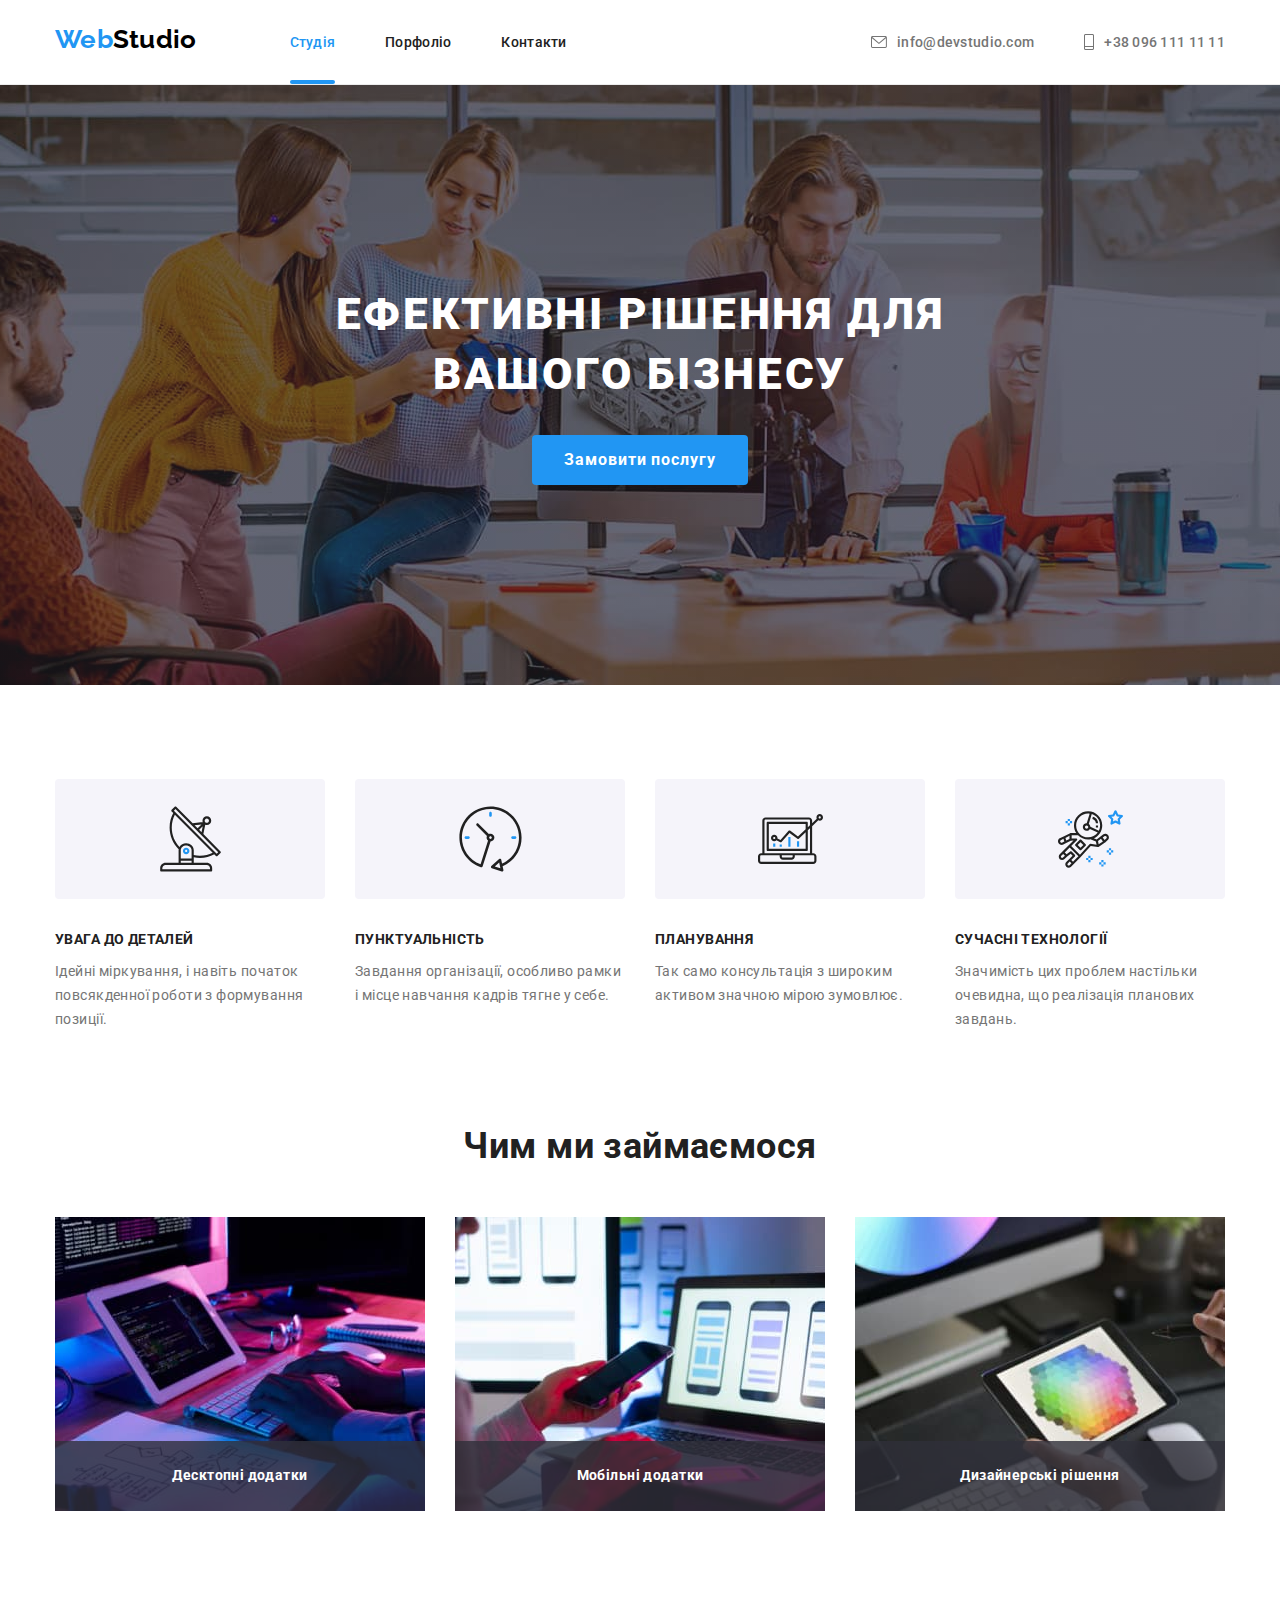
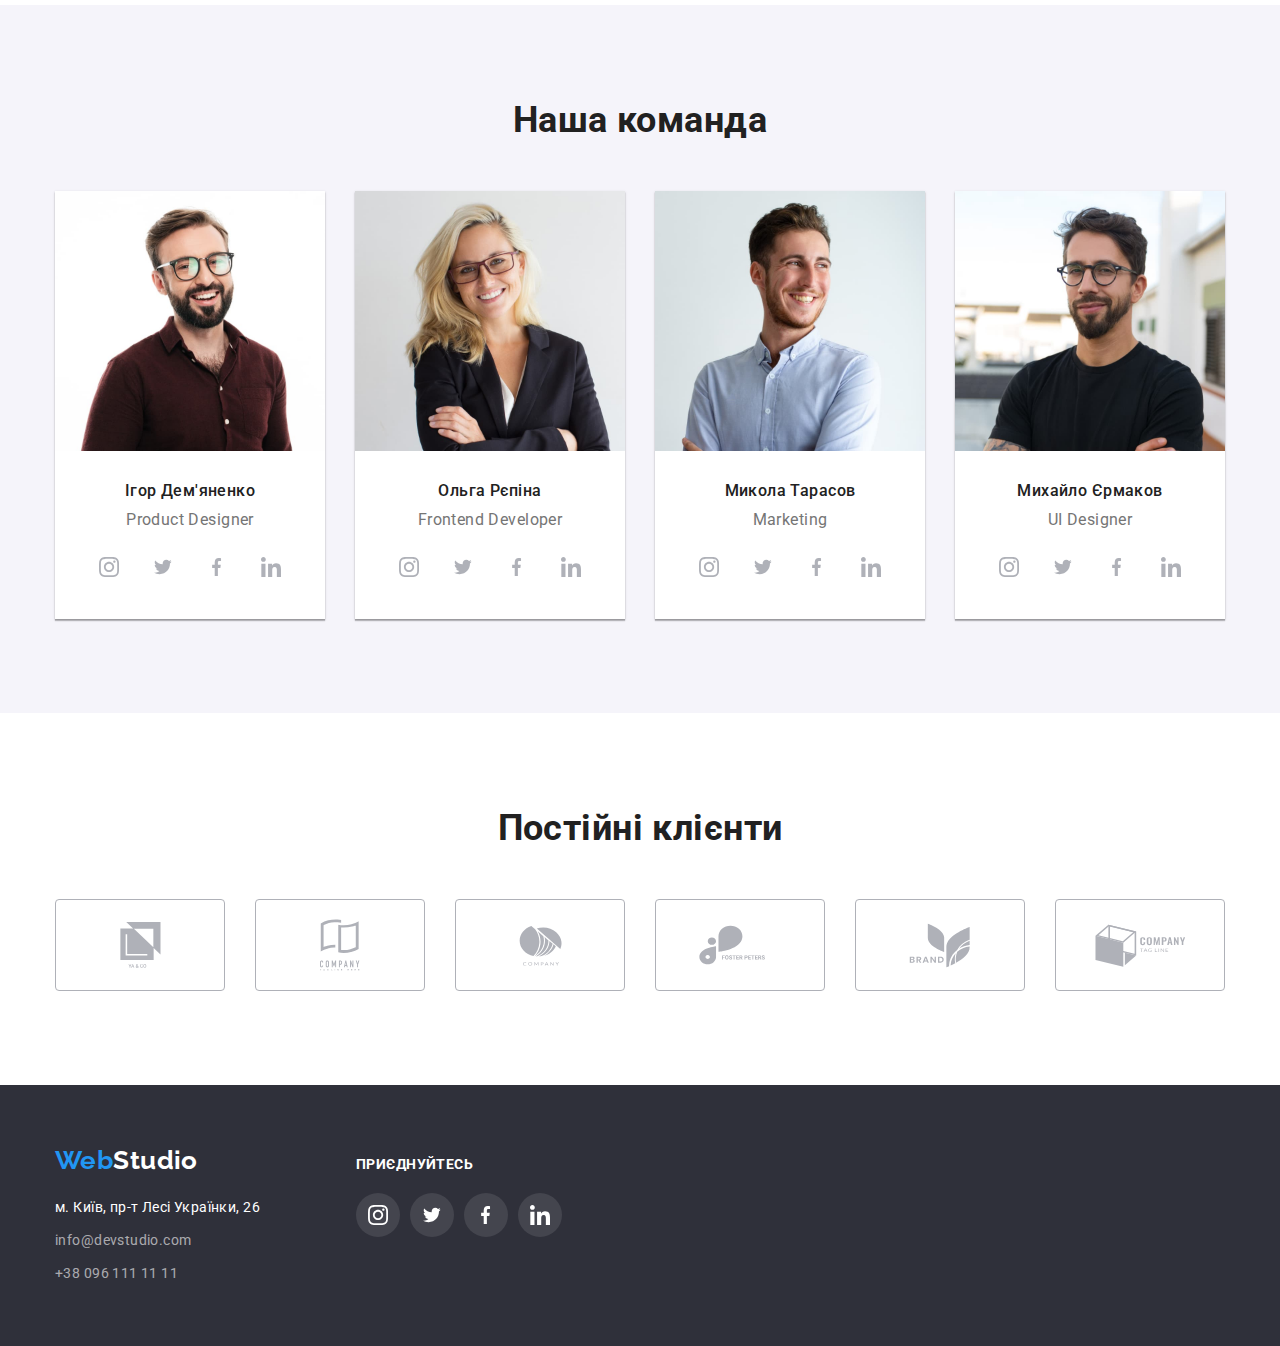
<file: index.html>
<!DOCTYPE html>
<html lang="uk">
  <head>
    <meta charset="UTF-8" />
    <meta http-equiv="X-UA-Compatible" content="IE=edge" />
    <meta name="viewport" content="width=device-width, initial-scale=1.0" />
    <title>Студія</title>
    <link rel="preconnect" href="https://fonts.googleapis.com" />
    <link rel="preconnect" href="https://fonts.gstatic.com" crossorigin />
    <link
      href="https://fonts.googleapis.com/css2?family=Raleway:wght@700&family=Roboto:wght@400;500;700&display=swap"
      rel="stylesheet"
    />
    <link
      rel="stylesheet"
      href="https://cdnjs.cloudflare.com/ajax/libs/modern-normalize/1.1.0/modern-normalize.min.css"
    />
    <link rel="stylesheet" href="./css/styles.css" />
  </head>
  <body>
    <!-- Шапка-->
    <header class="header">
      <div class="container main">
        <nav class="site-nav">
          <a href="" class="logo"> <span class="accent">Web</span>Studio</a>
          <ul class="site-nav list">
            <li class="item"><a href="" class="link current">Студія</a></li>
            <li class="item">
              <a href="./portfolio.html" class="link">Порфоліо</a>
            </li>
            <li class="item"><a href="" class="link">Контакти</a></li>
          </ul>
        </nav>
        <ul class="site-contact list">
          <li class="item">
            <a href="mailto:info@devstudio.com" class="link link-mail"
              >
              <svg class="mail-icon" width="16" height="12">
                <use href="./images/icons.svg#icon-mail"></use>
              </svg>
              info@devstudio.com </a> 
          </li>
          <li class="item">
            <a href="tel:+380961111111" class="tel"> 
              <svg class="phone-icon" width="10" height="16">
              <use href="./images/icons.svg#icon-phone"></use>
            
            </svg>+38 096 111 11 11</a>
          </li>
        </ul>
      </div>
    </header>
    <main>
      <!-- Секція HERO-->
      
      <section class="hero">
        <div class="overlay">
          <h1 class="title-hero">Ефективні рішення для вашого бізнесу</h1>

          
          <button class="hero-button" data-modal-open>Замовити послугу</button>
        </div>
      </section>
      <!-- Модальне вікно -->
      <div class="backdrop is-hidden" data-modal>
      <div class="modal ">
        <button class="btn-close" data-modal-close>
          <svg class="close" width="11" height="11">
            <use href="./images/icons.svg#icon-close">
            </use>
          </svg>
        </button>
      </div>
      </div>
      <!-- Секція Якості-->
      <section class="section">
        <div class="container">
          <h2 class="section-title quality">Якості</h2>
          <ul class="section-list list">
            <li class="item attention">
              <div class="pictures">
                <svg class="antenna-icon" width="65" height="70" >
                  <use href="./images/icons.svg#icon-antenna">
                
                  </use>
                </svg>
              </div>
              <h3 class="section-title-list">УВАГА ДО ДЕТАЛЕЙ</h3>
              <p>
                Ідейні міркування, і навіть початок повсякденної роботи з
                формування позиції.
              </p>
            </li>
            <li class="item punctuality">
              <div class="pictures">
                <svg class="antenna-icon" width="65" height="70" >
                  <use href="./images/icons.svg#icon-clock">
                
                  </use>
                </svg>
              </div>
              <h3 class="section-title-list">ПУНКТУАЛЬНІСТЬ</h3>
              <p>
                Завдання організації, особливо рамки і місце навчання кадрів
                тягне у себе.
              </p>
            </li>
            <li class="item plan">
              <div class="pictures">
                <svg class="antenna-icon" width="65" height="70" >
                  <use href="./images/icons.svg#icon-diagram">
                
                  </use>
                </svg>
              </div>
              <h3 class="section-title-list">ПЛАНУВАННЯ</h3>
              <p>
                Так само консультація з широким активом значною мірою зумовлює.
              </p>
            </li>
            <li class="item technics">
              <div class="pictures">
                <svg class="antenna-icon" width="65" height="70" >
                  <use href="./images/icons.svg#icon-astronaut">
                
                  </use>
                </svg>
              </div>
              <h3 class="section-title-list">СУЧАСНІ ТЕХНОЛОГІЇ</h3>
              <p>
                Значимість цих проблем настільки очевидна, що реалізація
                планових завдань.
              </p>
            </li>
          </ul>
        </div>
      </section>
      <!--Секція чим займаємося-->
      <section class="section work">
        <div class="container">
          <h2 class="section-title">Чим ми займаємося</h2>
          <ul class="work-list list">
            <li class="list">
               <div class="img-text">
                <img
                src="images/box1.jpg"
                alt="tablet on the table"
                width="370"
              />
                <p class="text-card">Десктопні додатки</p>
               </div>
              
            </li>
            <li class="list">
              <div class="img-text">
                <img src="images/box2.jpg"
                alt="phone in hand"
                 width="370" />
                         
                <p class="text-card">Мобільні додатки
                </p>
               </div>
              
            </li>
            <li class="list">
              <div class="img-text">
                <img
                src="images/box3.jpg"
                alt="tablet with bright picture in hands"
                width="370"
              />
                        
                <p class="text-card">Дизайнерські рішення
                </p>
               </div>
              
            </li>
          </ul>
        </div>
      </section>

      <!-- Секція Команда-->
      <section class="section section-team">
        <div class="container">
          <h2 class="section-title">Наша команда</h2>
          <ul class="team-list list">
            <li class="item last">
              <img src="images/img.jpg" alt="man" width="270" />
              <h3 class="name">Ігор Дем'яненко</h3>
              <p class="position">Product Designer</p>
              
                <ul class="list team-social">
                  <li class="item"> <a href="" class="icon"><svg width="20" height="20" >
                    <use href="./images/icons.svg#icon-insta">
                
                    </use>
                  </svg> </a></li>
                
                  <li class="item"> <a href="" class="icon"><svg width="20" height="16" >
                    <use href="./images/icons.svg#icon-twitter">
                
                    </use>
                  </svg></a></li>
                  <li class="item"> <a href="" class="icon"><svg  width="10" height="20" >
                    <use href="./images/icons.svg#icon-facebook">
                
                    </use>
                  </svg></a></li>
                  <li class="item"> <a href="" class="icon"><svg  width="20" height="20" >
                    <use href="./images/icons.svg#icon-linkedin">
                
                    </use>
                  </svg></a></li>
                </ul>
          
             
            </li>
            <li class="item last">
              <img src="images/img(1).jpg" alt="woman" width="270" />
              <h3 class="name">Ольга Рєпіна</h3>
              <p class="position">Frontend Developer</p>
              
                <ul class="list team-social">
                  <li class="item"> <a href="" class="icon"><svg width="20" height="20" >
                    <use href="./images/icons.svg#icon-insta">
                
                    </use>
                  </svg> </a></li>
                
                  <li class="item"> <a href="" class="icon"> <svg width="20" height="16" >
                    <use href="./images/icons.svg#icon-twitter">
                
                    </use>
                  </svg></a></li>
                  <li class="item"> <a href="" class="icon">  <svg width="10" height="20" >
                    <use href="./images/icons.svg#icon-facebook">
                
                    </use>
                  </svg></a></li>
                  <li class="item"> <a href="" class="icon"> <svg width="20" height="20" >
                    <use href="./images/icons.svg#icon-linkedin">
                
                    </use>
                  </svg></a></li>
                </ul>
             
            </li>
            <li class="item last">
              <img src="images/img(2).jpg" alt="man" width="270" />
              <h3 class="name">Микола Тарасов</h3>
              <p class="position">Marketing</p>
              
                <ul class="list team-social">
                  <li class="item"> <a href="" class="icon"><svg width="20" height="20" >
                    <use href="./images/icons.svg#icon-insta">
                
                    </use>
                  </svg> </a></li>
                
                  <li class="item"> <a href="" class="icon"> <svg width="20" height="16" >
                    <use href="./images/icons.svg#icon-twitter">
                
                    </use>
                  </svg></a></li>
                  <li class="item"> <a href="" class="icon"><svg width="10" height="20" >
                    <use href="./images/icons.svg#icon-facebook">
                
                    </use>
                  </svg></a></li>
                  <li class="item"> <a href="" class="icon"> <svg width="20" height="20" >
                    <use href="./images/icons.svg#icon-linkedin">
                
                    </use>
                  </svg></a></li>
                </ul>
              
            </li>
            <li class="item last">
              <img src="images/img(3).jpg" alt="man" width="270" />
              <h3 class="name">Михайло Єрмаков</h3>
              <p class="position">UI Designer</p>
              
                <ul class="list team-social">
                  <li class="item"> <a href="" class="icon"><svg width="20" height="20" >
                    <use href="./images/icons.svg#icon-insta">
                
                    </use>
                  </svg> </a></li>
                
                  <li class="item"> <a href="" class="icon"> <svg width="20" height="16" >
                    <use href="./images/icons.svg#icon-twitter">
                
                    </use>
                  </svg></a></li>
                  <li class="item"> <a href="" class="icon"><svg width="10" height="20" >
                    <use href="./images/icons.svg#icon-facebook">
                
                    </use>
                  </svg></a> </li>
                  <li class="item"> <a href="" class="icon"><svg width="20" height="20" >
                    <use href="./images/icons.svg#icon-linkedin">
                
                    </use>
                  </svg></a></li>
                </ul>
              
            </li>
          </ul>
        </div>
      </section>
      <!-- Секція Постійні клієнти -->
      <section class="section">
        <div class="container">
          <h2 class="section-title">Постійні клієнти</h2>
          <ul class="client-list list">
            <li class="item"> <a href=""class="link areal"><svg class="client-icon" width="41" height="46">
              <use href="./images/icons.svg#icon-client-1"></use>
            </svg></a></li>
            <li class="item"> <a href="" class="link areal"><svg class="client-icon" width="40" height="52">
              <use href="./images/icons.svg#icon-client-2"></use>
            </svg></a></li>
            <li class="item"> <a href="" class="link areal"><svg class="client-icon" width="43" height="41">
              <use href="./images/icons.svg#icon-client-3"></use>
            </svg></a></li>
            <li class="item"> <a href="" class="link areal"><svg class="client-icon" width="84" height="40">
              <use href="./images/icons.svg#icon-client-4"></use>
            </svg></a></li>
            <li class="item"> <a href="" class="link areal"><svg class="client-icon" width="62" height="45">
              <use href="./images/icons.svg#icon-client-5"></use>
            </svg></a></li>
            <li class="item"> <a href="" class="link areal"><svg class="client-icon" width="93" height="43">
              <use href="./images/icons.svg#icon-client-6"></use>
            </svg></a></li>
          </ul>
        </div>
      </section>
    </main>
    <!--підвал-->
    <footer class="footer">
<div class="container footer-item">

      <div class=" footer-container">

    <a href="" class="footer-logo">
      <span class="accent">Web</span>Studio</a
    >
    <address class="site-adress">
      <ul class="site-adress list">
        <li class="item">
          <a href="" class="link"> м. Київ, пр-т Лесі Українки, 26</a>
        </li>
        <li class="item">
          <a href="mailto:info@devstudio.com" class="link-contact"
            >info@devstudio.com</a
          >
        </li>
        <li class="item">
          <a href="tel:+380961111111" class="link-contact"
            >+38 096 111 11 11</a
          >
        </li>
      </ul>
    </address>
  </div>

    <div class="container-icon">
      <p class="footer-tittle">приєднуйтесь</p> 
      <ul class="list footer-icons">
        <li class="item"> <a href="" class="icon"><svg width="20" height="20" >
          <use href="./images/icons.svg#icon-insta">
      
          </use>
        </svg> </a></li>
      
        <li class="item"> <a href="" class="icon"><svg width="20" height="16" >
          <use href="./images/icons.svg#icon-twitter">
      
          </use>
        </svg></a></li>
        <li class="item"> <a href="" class="icon"><svg  width="10" height="20" >
          <use href="./images/icons.svg#icon-facebook">
      
          </use>
        </svg></a></li>
        <li class="item"> <a href="" class="icon"><svg  width="20" height="20" >
          <use href="./images/icons.svg#icon-linkedin">
      
          </use>
        </svg></a></li>
      </ul>
    </div class="container-icon">
  </div>


        
       
      
    </footer>
    <script src="./js/modal.js"></script>
  </body>
</html>
</file>
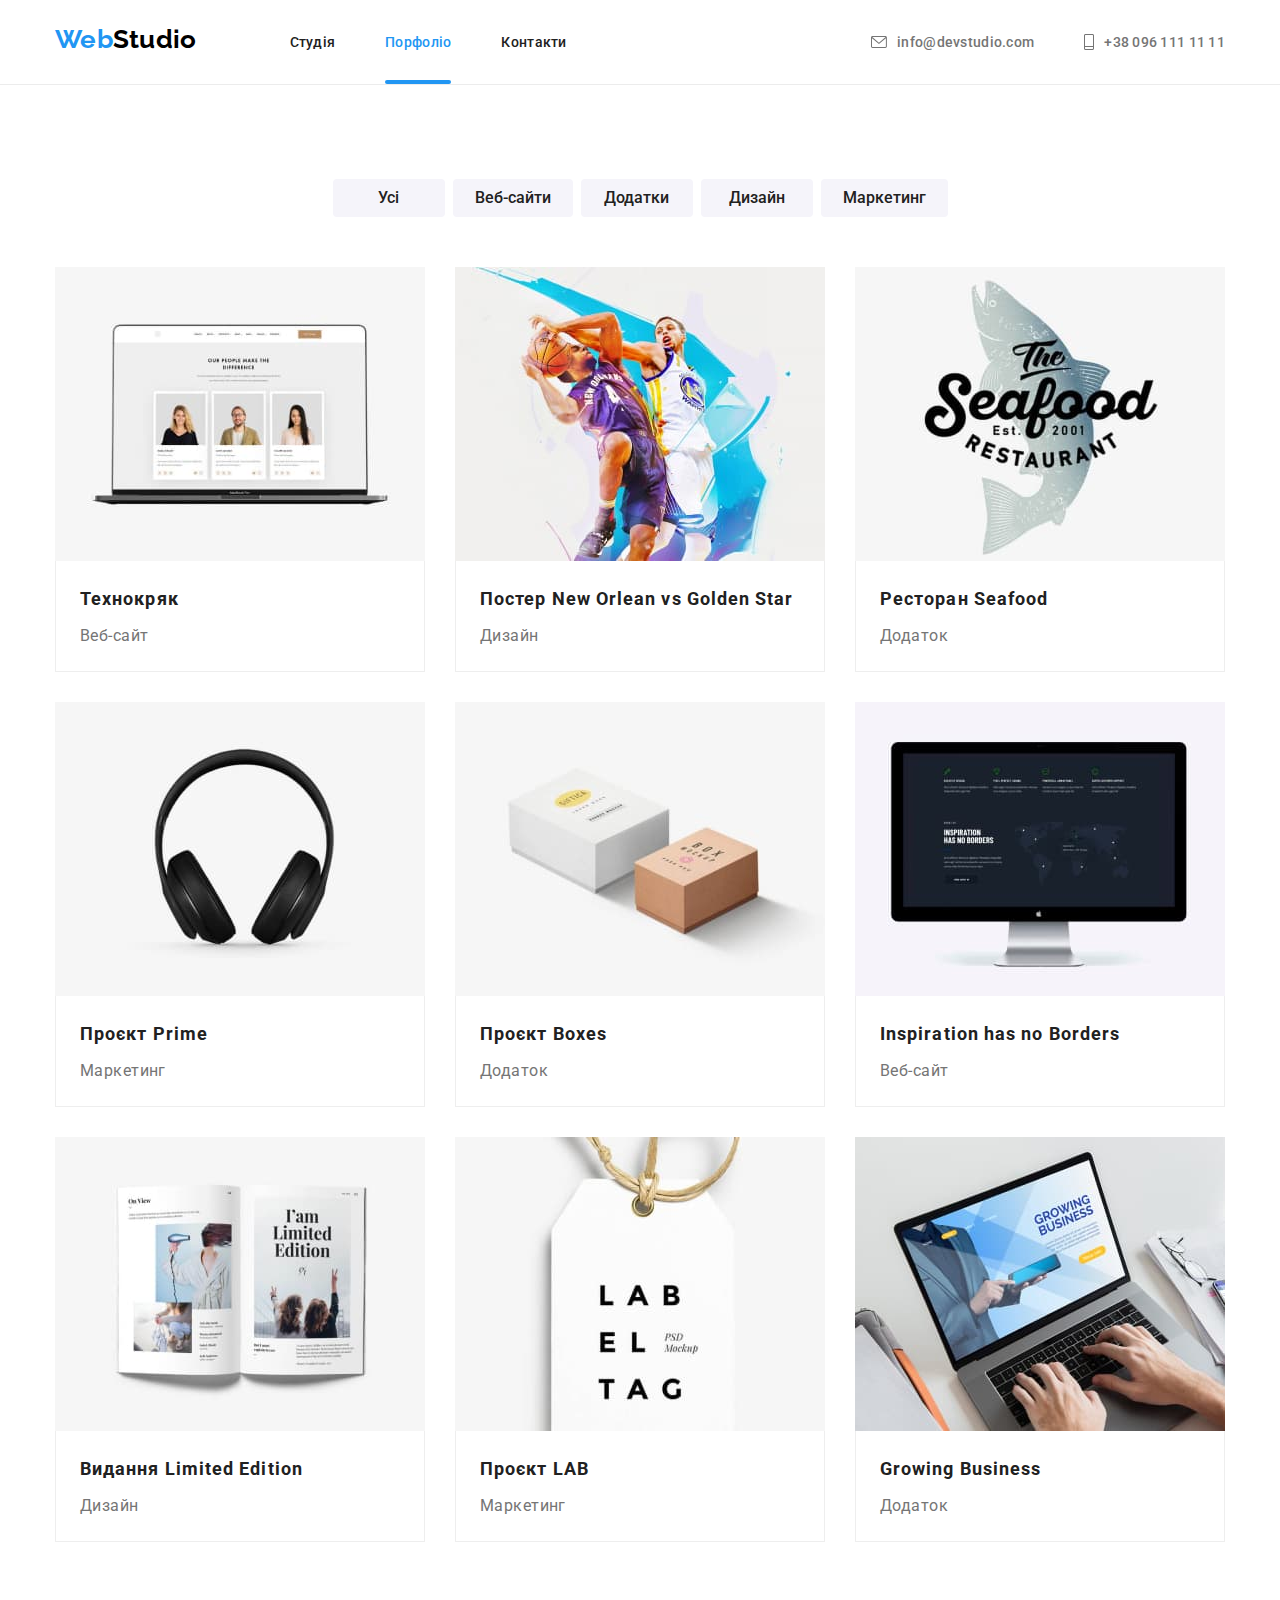
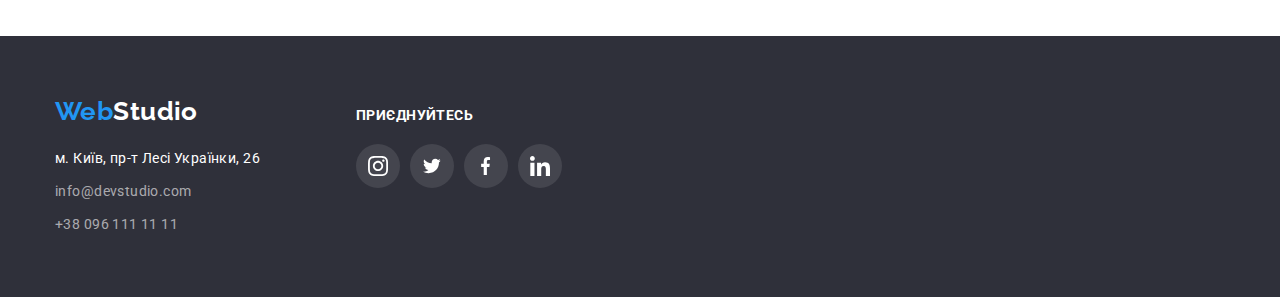
<file: portfolio.html>
<!DOCTYPE html>
<html lang="uk">
  <head>
    <meta charset="UTF-8" />
    <meta http-equiv="X-UA-Compatible" content="IE=edge" />
    <meta name="viewport" content="width=device-width, initial-scale=1.0" />
    <title>Portfolio</title>
    <link rel="preconnect" href="https://fonts.googleapis.com" />
    <link rel="preconnect" href="https://fonts.gstatic.com" crossorigin />
    <link
      href="https://fonts.googleapis.com/css2?family=Raleway:wght@700&family=Roboto:wght@400;500;700&display=swap"
      rel="stylesheet"
    />
    <link
      rel="stylesheet"
      href="https://cdnjs.cloudflare.com/ajax/libs/modern-normalize/1.1.0/modern-normalize.min.css"
    />
    <link rel="stylesheet" href="./css/styles.css" />
  </head>
  <body>
    <header class="header">
      <div class="container main">
        <nav class="site-nav">
          <a href="" class="logo"> <span class="accent">Web</span>Studio</a>
          <ul class="site-nav list">
            <li class="item"><a href="./index.html" class="link">Студія</a></li>
            <li class="item"><a href="" class="link current">Порфоліо</a></li>
            <li class="item"><a href="" class="link">Контакти</a></li>
          </ul>
        </nav>
        <ul class="site-contact list">
          <li class="item">
            <a href="mailto:info@devstudio.com" class="link link-mail"
              ><svg class="mail-icon" width="16" height="12">
                <use href="./images/icons.svg#icon-mail"></use></svg
              >info@devstudio.com</a
            >
          </li>
          <li class="item">
            <a href="tel:+380961111111" class="tel"
              ><svg class="phone-icon" width="10" height="16">
                <use href="./images/icons.svg#icon-phone"></use></svg
              >+38 096 111 11 11</a
            >
          </li>
        </ul>
      </div>
    </header>
    <main>
      <!-- Hero section -->
      <section class="section">
        <div class="container">
          <h1 class="types">Види робіт</h1>
          <div class="container-btn">
            <ul class="list btn-work">
              <li class="item">
                <button type="button" class="button">Усі</button>
              </li>
              <li class="item">
                <button type="button" class="button">Веб-сайти</button>
              </li>
              <li class="item">
                <button type="button" class="button">Додатки</button>
              </li>
              <li class="item">
                <button type="button" class="button">Дизайн</button>
              </li>
              <li class="item">
                <button type="button" class="button">Маркетинг</button>
              </li>
            </ul>
          </div>
          <ul class="list portfolio-list">
            <li class="item">
              
              
                <a href="" class="image">
                  <div class="port-overlay">
                   <img
                    src="./images/portfolio/img-1.jpg"
                    alt="Технокряк"
                    width="370"
                    height="294"
                   />  
                <p class="img-overlay"> Ресурс пропонує комплексні пропозиції з різним рівнем функціоналу
                  та сервісів. Все це дозволить відвідувачу отримати вичерпні 
                  відомості про компанію чи приватну особу.
                </p>         
                  </div>       
              <div class="portfolio-img">
                <h2 class="signature ">Технокряк</h2>
                <p class="text">Веб-сайт</p>                
              </div>

            </a>            
              </li>

            <li class="item">
              <a href="" class="image">
                <div class="port-overlay">
                <img
                  src="./images/portfolio/img-2.jpg"
                  alt="Постер"
                  width="370"
                  height="294"
                  
              />
              <p class="img-overlay">Ресурс пропонує комплексні пропозиції з різним рівнем функціоналу
                та сервісів. Все це дозволить відвідувачу отримати вичерпні 
                відомості про компанію чи приватну особу.
  
             </p>
            </div>
              <div class="portfolio-img">
                <h2 class="signature">Постер New Orlean vs Golden Star</h2>
                <p class="text">Дизайн</p>
              </div>
              </a>
            </li>
            <li class="item">
              <a href=""class="image"
                >
                <div class="port-overlay">
                <img 
                  src="./images/portfolio/img-3.jpg"
                  alt="Ресторан"
                  width="370"
                  height="294" 
                  
                    /> 
                    <p class="img-overlay">Ресурс пропонує комплексні пропозиції з різним рівнем функціоналу
                      та сервісів. Все це дозволить відвідувачу отримати вичерпні 
                      відомості про компанію чи приватну особу.
                   </p>
                </div>
              
              <div class="portfolio-img">
                <h2 class="signature">Ресторан Seafood</h2>
                <p class="text">Додаток</p>
              </div>
              
              </a>
              
            </li>
            <li class="item">
              <a href="" class="image"
                >
                <div class="port-overlay">
                <img
                  src="./images/portfolio/img-4.jpg"
                  alt="Prime"
                  width="370"
                  height="294"
                  
              /> 
              <p class="img-overlay">Ресурс пропонує комплексні пропозиції з різним рівнем функціоналу
                та сервісів. Все це дозволить відвідувачу отримати вичерпні 
                відомості про компанію чи приватну особу.
  
             </p>
                </div>

              <div class="portfolio-img">
                <h2 class="signature">Проєкт Prime</h2>
                <p class="text">Маркетинг</p>
              </div>
               </a>
            </li>
            <li class="item">
              <a href="" class="image"
                >
                <div class="port-overlay">
                <img
                  src="./images/portfolio/img-5.jpg"
                  alt="Boxes"
                  width="370"
                  height="294"
                  
              /> 
              <p class="img-overlay">Ресурс пропонує комплексні пропозиції з різним рівнем функціоналу
                та сервісів. Все це дозволить відвідувачу отримати вичерпні 
                відомості про компанію чи приватну особу.
  
             </p>
                </div>
              <div class="portfolio-img">
                <h2 class="signature">Проєкт Boxes</h2>
                <p class="text">Додаток</p>
              </div>
               </a>
            </li>
            <li class="item">
              <a href="" class="image"
                >
                <div class="port-overlay">
                <img
                  src="./images/portfolio/img-6.jpg"
                  alt="Inspiration has no Borders"
                  width="370"
                  height="294"
                  
              /> 
              <p class="img-overlay">Ресурс пропонує комплексні пропозиції з різним рівнем функціоналу
                та сервісів. Все це дозволить відвідувачу отримати вичерпні 
                відомості про компанію чи приватну особу.
  
             </p>
                </div>

              <div class="portfolio-img">
                <h2 class="signature">Inspiration has no Borders</h2>
                <p class="text">Веб-сайт</p>
              </div>
               </a>
            </li>
            <li class="item">
              <a href="" class="image"
                >
                <div class="port-overlay">
                <img
                  src="./images/portfolio/img-7.jpg"
                  alt=" Limited Edition"
                  width="370"
                  height="294"
                  
              /> 
              <p class="img-overlay">Ресурс пропонує комплексні пропозиції з різним рівнем функціоналу
                та сервісів. Все це дозволить відвідувачу отримати вичерпні 
                відомості про компанію чи приватну особу.
  
             </p>
                </div>

              <div class="portfolio-img">
                <h2 class="signature">Видання Limited Edition</h2>
                <p class="text">Дизайн</p>
              </div>
               </a>
            </li>
            <li class="item">
              <a href="" class="image"
                >
                <div class="port-overlay">
                <img
                  src="./images/portfolio/img-8.jpg"
                  alt="LAB"
                  width="370"
                  height="294"
                  
              /> 
              <p class="img-overlay">Ресурс пропонує комплексні пропозиції з різним рівнем функціоналу
                та сервісів. Все це дозволить відвідувачу отримати вичерпні 
                відомості про компанію чи приватну особу.
  
             </p>
                </div>

              <div class="portfolio-img">
                <h2 class="signature">Проєкт LAB</h2>
                <p class="text">Маркетинг</p>
              </div>
               </a>
            </li>
            <li class="item">
              <a href="" class="image"
                >
                <div class="port-overlay">
                <img
                  src="./images/portfolio/img-9.jpg"
                  alt="Growing Business"
                  width="370"
                  height="294"
                  
              /> 
              <p class="img-overlay">Ресурс пропонує комплексні пропозиції з різним рівнем функціоналу
                та сервісів. Все це дозволить відвідувачу отримати вичерпні 
                відомості про компанію чи приватну особу.
  
             </p>
                </div>

              <div class="portfolio-img">
                <h2 class="signature">Growing Business</h2>
                <p class="text">Додаток</p>
              </div>
             </a>
            </li>
          </ul>
        </div>
      </section>
    </main>
    <!--  підвал -->
    <footer class="footer">
      <div class="container footer-item">
      
            <div class=" footer-container">
      
          <a href="" class="footer-logo">
            <span class="accent">Web</span>Studio</a
          >
          <address class="site-adress">
            <ul class="site-adress list">
              <li class="item">
                <a href="" class="link"> м. Київ, пр-т Лесі Українки, 26</a>
              </li>
              <li class="item">
                <a href="mailto:info@devstudio.com" class="link-contact"
                  >info@devstudio.com</a
                >
              </li>
              <li class="item">
                <a href="tel:+380961111111" class="link-contact"
                  >+38 096 111 11 11</a
                >
              </li>
            </ul>
          </address>
        </div>
      
          <div class="container-icon">
            <p class="footer-tittle">приєднуйтесь</p> 
            <ul class="list footer-icons">
              <li class="item"> <a href="" class="icon"><svg width="20" height="20" >
                <use href="./images/icons.svg#icon-insta">
            
                </use>
              </svg> </a></li>
            
              <li class="item"> <a href="" class="icon"><svg width="20" height="16" >
                <use href="./images/icons.svg#icon-twitter">
            
                </use>
              </svg></a></li>
              <li class="item"> <a href="" class="icon"><svg  width="10" height="20" >
                <use href="./images/icons.svg#icon-facebook">
            
                </use>
              </svg></a></li>
              <li class="item"> <a href="" class="icon"><svg  width="20" height="20" >
                <use href="./images/icons.svg#icon-linkedin">
            
                </use>
              </svg></a></li>
            </ul>
          </div class="container-icon">
        </div>
      
      
              
             
            
          </footer>
  </body>
</html>
</file>
<file: css/styles.css>
:root {
--primary-white-color: #F5F5F5;
--secondary-color: #2F303A;
--primary-text-color: #212121;
--secondary-text-color: #757575;
--accent-color: #2196F3;
--button-background-color: #F5F4FA;
--text-color-white:  #FFFFFF;
--text-color-black: #000000;
--timing-function: cubic-bezier(0.4,0,0.2,1);
}

.list{
list-style: none;
padding: 0;
margin: 0;
}

h1, h2, h3, h4, h5, h6, p, ul {
margin-top: 0;
margin-bottom: 0;
} 

body {
background-color: var(--text-color-white);
color: var(--secondary-text-color);
font-family: Roboto, sans-serif;
letter-spacing: 0.03em;
font-weight: 400;
font-size: 14px;
line-height: 1.7;
}

img {
    display: block;
    max-width: 100%;
    height: auto;
}

/* Стилі для index.html */

.container {
width: 1200px;
margin-left: auto;
margin-right: auto;
padding-left: 15px;
padding-right: 15px;
align-items: center;
}

.header {
background-color: var(--text-color-white);
border-bottom: 1px solid #ECECEC;
}

/* Стилі навігаціі */

.main {
display: flex;
align-items: center;
}

.site-nav,
.site-contact {
display: flex;
font-weight: 500;
font-size: 14px;
line-height: 1.43;
letter-spacing: 0.02em;

}

.site-nav .link {
display: block;
padding-top: 32px;
padding-bottom: 32px;
transition: 250ms var(--timing-function);

color: var(--primary-text-color);
text-decoration: none;
}
.site-nav .item {
margin-right: 50px;
}

.site-nav .item:last-child {
margin-right: 0px;
}

.site-nav .list {
display: flex;
align-items: center;
}

.site-nav .link.current {
position: relative;
display: block;
color: var(--accent-color);

}
.site-nav .link.current::after {
    content: "";
    display: block;
    position: absolute;
    width: 100%;
    height: 4px;
background: #2196F3;
border-radius: 2px;
bottom: 0;

}

.site-nav .link:hover,
.site-nav .link:focus {
    transition: 250ms var(--timing-function);
color: var(--accent-color);
}

/* Стилі контактів */

.site-contact {
margin-left: auto;
}

.site-contact .link {
display: flex;
padding-top: 32px;
padding-bottom: 32px;
text-decoration: none;
color: var(--secondary-text-color);
align-items: center;
transition: 250ms var(--timing-function);
fill: currentColor;
}

.mail-icon {
margin-right: 10px;

}

.site-contact .item .mail-icon:hover,
.site-contact .item .mail-icon:focus {
fill: #2196F3;

}

.site-contact .item+.item {
margin-left: 50px;
}

.link-mail:hover,
.link-mail:focus {
color: var(--accent-color);
transition: 250ms var(--timing-function);
}

.site-contact .tel {
display:flex;
padding-top: 32px;
padding-bottom: 32px;
text-decoration: none;
color: var(--secondary-text-color);
align-items: center;
}

.tel {
 
color: var(--secondary-text-color);
text-decoration: none;
transition: 250ms var(--timing-function);

}

.tel:hover,
.tel:focus {
color: var(--accent-color);
transition: 250ms var(--timing-function);
}
.phone-icon {
 margin-right: 10px;
 
 fill: currentColor;
}

.site-contact .item .phone-icon:hover {
fill: #2196F3;
}
/* Стилі лого*/

.logo {
display: block;
padding-top: 24px;
padding-bottom: 25px;
margin-right: 93px;
color: var(--text-color-black);
text-decoration: none;
font-family: Raleway, sans-serif;
font-weight: 700;
font-size: 26px;
line-height: 1.19;
transition: 250ms var(--timing-function);
}

.logo:hover,
.logo:focus {
color: var(--accent-color);
transition: 250ms var(--timing-function);
}

.accent {
color: var(--accent-color);
}

/* hero */
.hero {
text-align: center;
}

.overlay {
height: 600px;
max-width: 1600px;
margin-left: auto;
margin-right: auto;
background-image: linear-gradient(
    
    rgba(47, 48, 58, 0.4),
    rgba(47, 48, 58, 0.4)
    ),
    url(../images/hero.jpg);
background-repeat: no-repeat;
background-position: center;
background-size: cover;
padding-top: 200px;

}

.title-hero {
color: var(--text-color-white);
font-weight: 900;
font-size: 44px;
line-height: 1.36;
letter-spacing: 0.06em;
text-transform: uppercase;
margin-left: auto;
margin-right: auto;
margin-bottom: 30px;
width: 696px;
}

.hero-button {
display: block;
margin-left: auto;
margin-right: auto;

background: var(--accent-color);
color: var(--text-color-white);
font-weight: 700;
font-size: 16px;
line-height: 1.88;
align-items: center;
letter-spacing: 0.06em;
cursor: pointer;
font-family: Roboto, sans-serif;
border-radius: 4px;
padding: 10px 32px;
min-width: 216px;
border: none;
}
/* Модальне вікно */

.backdrop {
    position: fixed;
    top: 0;
    left: 0;
    width: 100%;
    height: 100%;
    background-color: rgba(0, 0, 0, 0.5);
    opacity: 1;
    transition: opacity 250ms var(--timing-function);
    
}
 .backdrop.is-hidden.modal {
    transform: translate(-50%, -50%) scale(0,9);
    
 }

.backdrop.is-hidden {
    opacity: 0;
    pointer-events: none;
}

.modal {
    position: absolute;
    top: 50%;
    left: 50%;
    min-height: 581px;
    min-width: 528px;
    background-color: var(--text-color-white);
    display: flex;
    transform: translate(-50%, -50%) scale(1);
    transition: transform 250ms var(--timing-function);

}
.close {
 
background:var(--text-color-white);
fill:rgba(0, 0, 0, 1);
 
}
.btn-close {
    
    margin: 8px 8px 515px 490px;
   display: flex;
   align-items: center;
    justify-content: center;
    width: 30px;
    height: 30px;
    background-color: var(--text-color-white);
    border-radius: 50%;
    border: 1px solid rgba(0, 0, 0, 0.1);
}

/* Секції */

.section {
padding-top: 94px;
padding-bottom: 94px;
}

/*  Секція якості */

.quality {
position: absolute;
width: 1px;
height: 1px;
margin: -1px;
border: 0;
padding: 0;

white-space: nowrap;
clip-path: inset(100%);
clip: rect(0 0 0 0);
overflow: hidden;
}

.section-list {
display: flex;
flex-wrap: wrap;
}

.section-list .item {
width: 270px;
margin-right: 30px;
}

.section .list .item:last-child{
margin-right: 0;
}
.pictures {
    width: 270px;
    height: 120px;
    display: flex;
    justify-content: center;
    align-items: center;
    background: #F5F4FA;
     border-radius: 4px;
     margin-bottom: 30px  
}

/* Секція Чим ми займаємось */
.work-list {
display: flex;
}
.work {
    padding-top: 0;
}
.work-list .list{
width: 370px;
margin-right: 30px;
}

.work-list .list:last-child{
margin-right: 0;
}
 
 .img-text {
    position: relative;
    z-index: -1;
   }

  
 .text-card {
    position: absolute;
    bottom: 0;
    right: 0;
    width: 370px;
    height: 70px;
    display: flex;
    justify-content: center;
    align-items: center;
    font-weight: 700;
    font-size: 14px;
    line-height: 1.14;
    text-align: center;
    color: var(--text-color-white);
    background: rgba(47, 48, 58, 0.8);
    
    
 }
/* Секція Команда */

.section-team {
background-color: var(--button-background-color);
}

.section-title {
color: var(--primary-text-color);
font-weight: 700;
font-size: 36px;
line-height: 1.167;
text-align: center;
margin-bottom: 50px;
}
.section-title-list {
color: var(--primary-text-color);
font-weight: 700;
font-size: 14px;
line-height: 1.43;
text-transform: uppercase;
margin-bottom: 11px;  
}

.name {
color: var(--primary-text-color);
font-weight: 500;
font-size: 16px;
line-height: 1.19;
margin-bottom: 10px;
margin-top: 30px;
}

.position {

font-size: 16px;
line-height: 1.19;
text-align: center;
display: block;
margin-bottom: 16px;

}

.team-list {
display: flex;
}

.team-list .item{
background: var(--text-color-white);
margin-right: 30px;


}
.team-list .last {
    box-shadow: 0px 1px 3px rgba(0, 0, 0, 0.12),
 0px 1px 1px rgba(0, 0, 0, 0.14),
 0px 2px 1px rgba(0, 0, 0, 0.2);
}
.team-list .item:last-child {
margin-right: 0;
}

.last {
display: block;
text-align: center;
}

.team-social {
display: flex;
margin-bottom: 30px;
justify-content: center;

}
.team-social .item {
  margin: 0 10px 0 0;
    }
 

.icon {
    display: flex;
    justify-content: center;
    align-items: center;
    width: 44px;
    height: 44px;
    border-radius: 50%;
fill: #AFB1B8;
transition: 250ms var(--timing-function);
}
.team-social .item .icon:hover,
.team-social .item .icon:focus {
fill: #FFFFFF;
background: #2196F3;
transition: 250ms var(--timing-function);
}


/* Секція Постійні клієнти */


.client-list {
    display: flex;
    justify-content: space-between;
 
}
.areal {
    display: flex;
    border: 1px solid #AFB1B8;
    border-radius: 4px;
    width: 170px;
    height: 92px; 
    justify-content: center;
 align-items: center; 
 transition: 250ms var(--timing-function);
}

.client-icon {
 
  fill : #AFB1B8;   
  transition: 250ms var(--timing-function);
}

.areal:hover> svg,
.areal:focus> svg {
    fill: #2196F3;
    transition: 250ms var(--timing-function);
    
}
.areal:hover,
.areal:focus {
  border-color: #2196F3;
  transition: 250ms var(--timing-function);
    
}


/* Footer */
.footer {
background: var(--secondary-color);
padding-top: 60px;
padding-bottom: 60px;
}
.footer-container {
    width: 231px;
    margin-right: 70px;
}
.footer-item {
    display: flex;
    align-items: baseline;
}
.footer-logo {
display: inline-block;
padding-bottom: 20px;
color: var(--text-color-white);
font-family: 'Raleway';
font-weight: 700;
font-size: 26px;
line-height: 1.19;
text-decoration: none;
transition: 250ms var(--timing-function);
}

.footer-logo:hover,
.footer-logo:focus{
color: var(--accent-color);
transition: 250ms var(--timing-function);
}

.site-adress .link{
display: inline-block;

text-decoration: none;
color: var(--text-color-white);
font-weight: 400;
font-size: 14px;
line-height: 1.71;
font-style: normal;
transition: 250ms var(--timing-function);
}

.site-adress .link:hover, 
.site-adress .link:focus {
color: var(--accent-color);
transition: 250ms var(--timing-function);
}
.site-adress .item:not(:last-child) {
margin-bottom: 9px;
}

.link-contact {
display: inline-block;

text-decoration: none;
font-style: normal;
font-weight: 400;
font-size: 14px;
line-height: 1.71;
color: rgba(255, 255, 255, 0.6);
transition: 250ms var(--timing-function);
}

.link-contact:hover,
.link-contact:focus {
color:  var(--accent-color);
transition: 250ms var(--timing-function);
}

.container-icon {
    width: 206px;
    display: flex;
    flex-wrap: wrap;
    
    
}

.footer-icons {
    display: flex;
}
.footer-tittle {
display: flex;
font-weight: 700;
font-size: 14px;
line-height: 1.14;
color: var(--text-color-white);
margin-bottom: 20px;
text-transform: uppercase;
}


.footer-icons .icon {
   
    background: rgba(255, 255, 255, 0.1);
    fill: #FFFFFF;
    transition: 250ms var(--timing-function);
}
.footer-icons .item {
    margin-right: 10px;
    
}
.footer-icons .item:last-child {
margin-right: 0;
}
.footer-icons .item :hover,
.footer-icons .item :focus {
    background: #2196F3;
    transition: 250ms var(--timing-function);
}
/* стилі для portfolio.html */


.types {
position: absolute;
width: 1px;
height: 1px;
margin: -1px;
border: 0;
padding: 0;

white-space: nowrap;
clip-path: inset(100%);
clip: rect(0 0 0 0);
overflow: hidden;
}

.button {
color: var(--primary-text-color);
background-color: var(--button-background-color);
font-weight: 500;
font-size: 16px;
line-height: 1.625;
text-align: center;
cursor: pointer;
font-family: Roboto, sans-serif;
border-radius: 4px;
padding: 6px 22px;
display: inline-block;
min-width: 112px;
border: none;
transition: 250ms var(--timing-function);

}

.button:hover,
.button:focus {
color: var(--text-color-white);
background-color: var(--accent-color);
transition: 250ms var(--timing-function);
}
    

.container-btn {
display: flex;
margin-bottom: 50px;
justify-content: center;
}

.btn-work {
display: flex;
transition: 1250ms var(--timing-function);
}

.btn-work .item {
margin-right: 8px;
transition: 1250ms var(--timing-function);

}

.btn-work .item :last-child {
margin-right: 0;
}
.btn-work .item :hover,
.btn-work .item :focus {
    box-shadow: 0px 3px 1px rgba(0, 0, 0, 0.1),
     0px 1px 2px rgba(0, 0, 0, 0.08),
      0px 2px 2px rgba(0, 0, 0, 0.12);
      transition: 250ms var(--timing-function);
     
}

.portfolio-list {
display: flex;
flex-wrap: wrap;
}

.portfolio-list .item {
width: 370px;
margin-right: 30px;
margin-bottom: 30px;
}
.image {
display: block; 
text-decoration: none;
 } 
.port-overlay {
    width:"370px";
    height:"294px";
    position: relative;
    display: block; 
   text-decoration: none;
      overflow: hidden;
}
 .img-overlay {
    position: absolute;
    display: block;
    width: 100%;
    height: 294px;
    font-weight: 400;
    font-size: 18px;
    line-height: 1.56;
    color: var(--text-color-white);
    background: rgba(33, 150, 243, 0.9);
    padding: 63px 24px;
     opacity: 0;
    transition: 250ms var(--timing-function);
 }  
.portfolio-list .image:hover .img-overlay {
    opacity: 1;
    transition: 250ms var(--timing-function);
    transform: translateY(-100%);
    
}
.portfolio-list .image:focus .img-overlay {
    opacity: 1;
    transition: 250ms var(--timing-function);
    transform: translateY(-100%);
}

.portfolio-list .image:hover,
.portfolio-list .image:focus {
    box-shadow: 0px 1px 1px rgba(0, 0, 0, 0.12),
     0px 4px 4px rgba(0, 0, 0, 0.06),
     1px 4px 6px rgba(0, 0, 0, 0.16);
  transition: 250ms var(--timing-function);
}
.portfolio-list .item:nth-child(3n) {
margin-right: 0;
}

.portfolio-list .item:nth-last-child(-n+3) {
margin-bottom: 0;
}

.portfolio-img {
padding: 20px 24px;
border-left: 1px solid #EEEEEE;
border-right: 1px solid #EEEEEE;
border-bottom: 1px solid #EEEEEE;
}

.signature {
color: var(--primary-text-color);
font-weight: 700;
font-size: 18px;
line-height: 2;
letter-spacing: 0.06em;
margin-bottom: 4px;

}

.text {
color: var(--secondary-text-color);
font-size: 16px;
line-height: 1.875;

}
</file>
